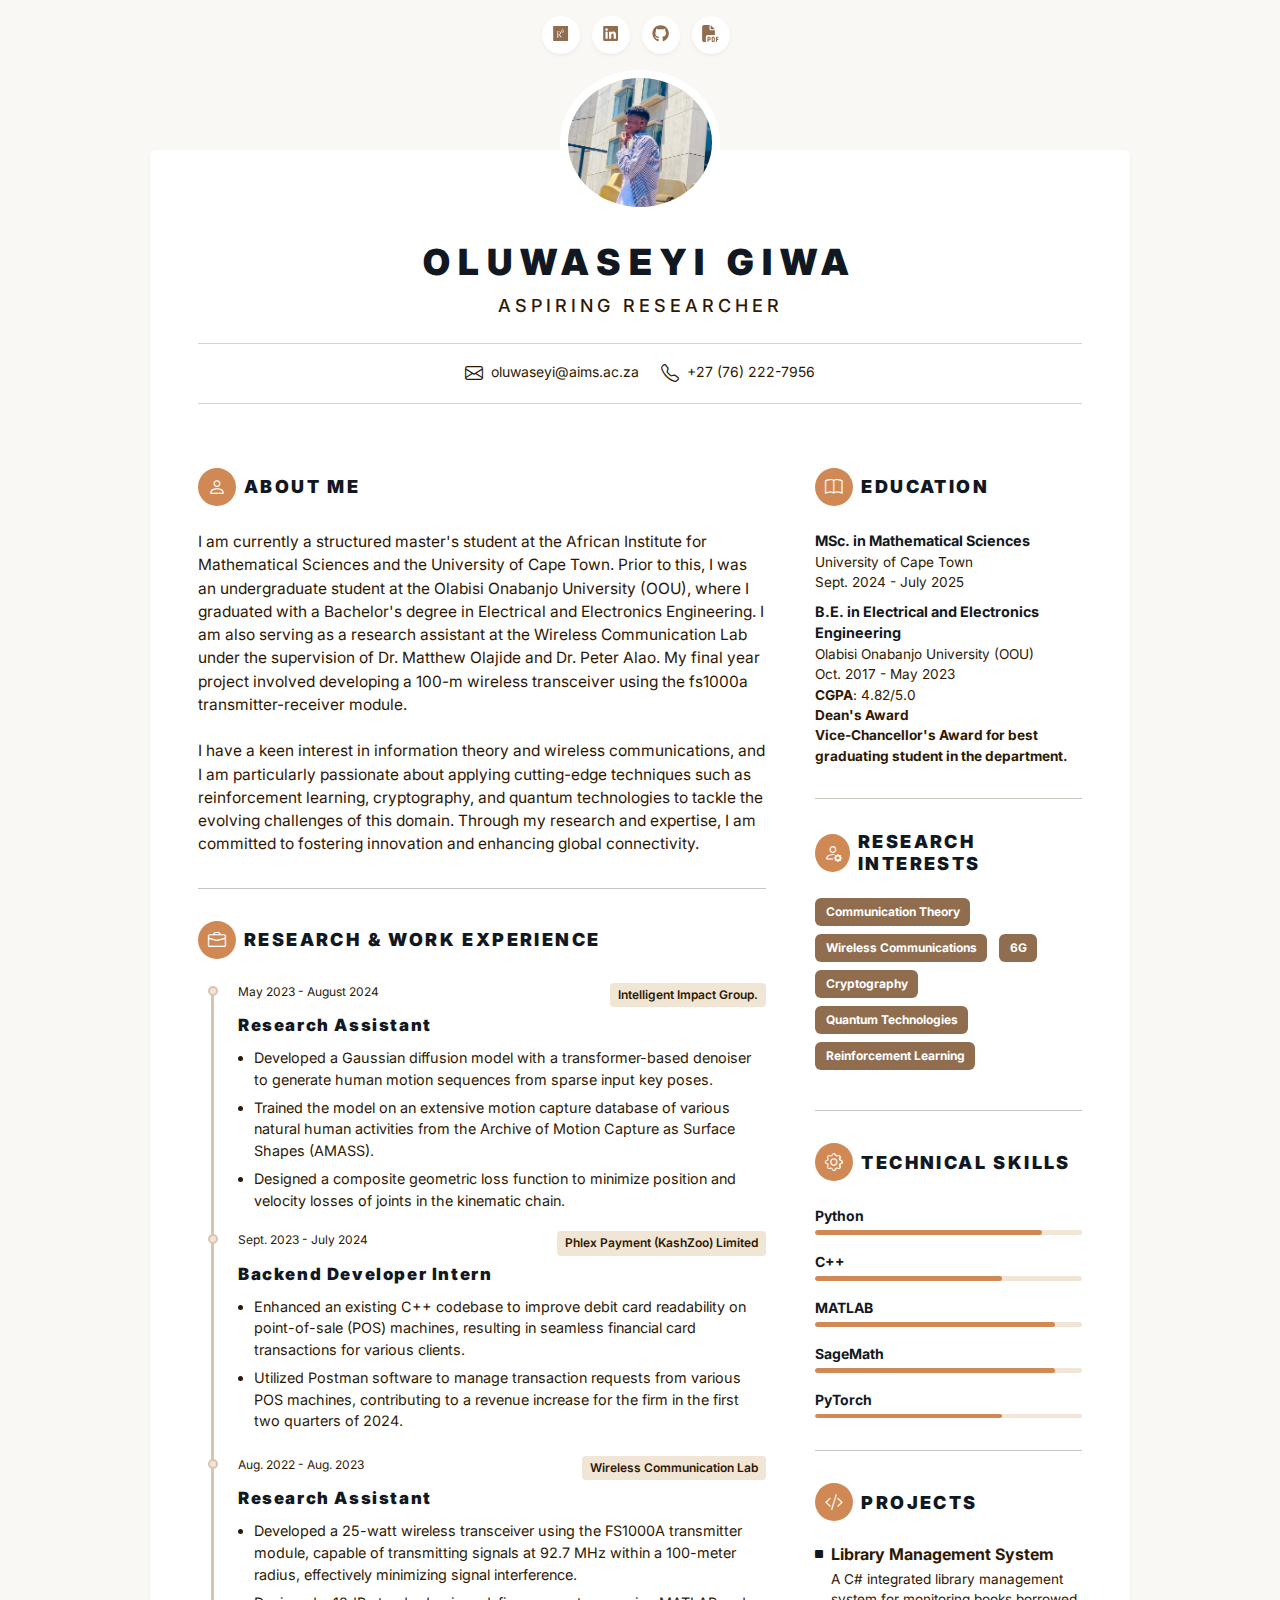
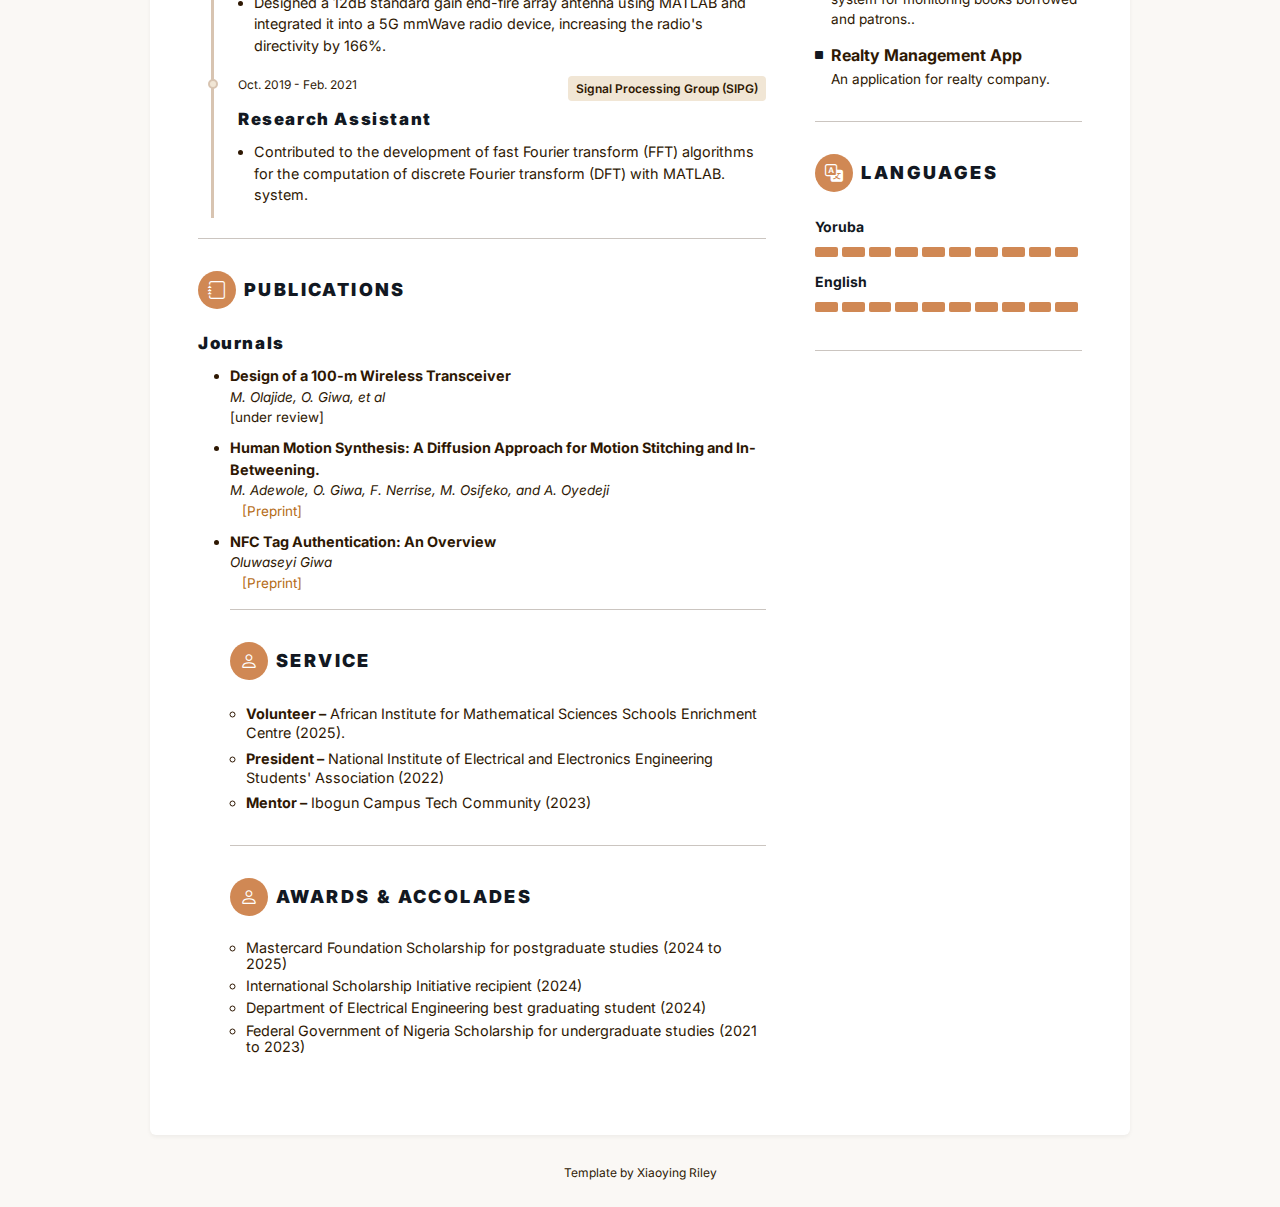
<file: index.html>
<!DOCTYPE html>
<html lang="en">

<head>
	<title>Oluwaseyi Giwa</title>

	<!-- Meta -->
	<meta charset="utf-8">
	<meta http-equiv="X-UA-Compatible" content="IE=edge">
	<meta name="viewport" content="width=device-width, initial-scale=1.0">
	<meta name="description" content="Academic Profile of Oluwaseyi Giwa">
	<meta name="author" content="Oluwaseyi Giwa">
	<link rel="apple-touch-icon" sizes="180x180" href="/apple-touch-icon.png">
	<link rel="icon" type="image/png" sizes="32x32" href="/favicon-32x32.png">
	<link rel="icon" type="image/png" sizes="16x16" href="/favicon-16x16.png">
	<link rel="manifest" href="/site.webmanifest">
	<link rel="shortcut icon" href="favicon.ico">

	<!-- Google Fonts -->
	<link rel="preconnect" href="https://fonts.googleapis.com">
	<link rel="preconnect" href="https://fonts.gstatic.com" crossorigin>
	<link href="https://fonts.googleapis.com/css2?family=Inter:wght@300;400;500;600;700;800;900&display=swap"
		rel="stylesheet">

	<!-- Bootstrpa Icons -->
	<link rel="stylesheet" href="https://cdn.jsdelivr.net/npm/bootstrap-icons@1.10.3/font/bootstrap-icons.css">

	<!-- FontAwesome JS -->
	<script defer src="assets/fontawesome/js/all.js"></script>

	<!-- Theme CSS -->
	<link id="theme-style" rel="stylesheet" href="assets/css/shine.css">

	<!-- Open Graph / Facebook -->
	<meta property="og:type" content="website">
	<meta property="og:url" content="https://oluwaseyiwater.github.io/">
	<meta property="og:title" content="Oluwaseyi Giwa">
	<meta property="og:description" content="Academic Profile of Oluwaseyi Giwa">
	<meta property="og:image" content="https://oluwaseyiwater.github.io/assets/images/oluwaseyi.jpg">

	<!-- Twitter -->
	<meta property="twitter:card" content="summary_large_image">
	<meta property="twitter:url" content="https://oluwaseyiwater.github.io/">
	<meta property="twitter:title" content="Oluwaseyi Giwa">
	<meta property="twitter:description" content="Academic Profile of Oluwaseyi Giwa">
	<meta property="twitter:image" content="https://oluwaseyiwater.github.io/assets/images/oluwaseyi.jpg">
</head>

<style>
	.publication-title {
		text-align: left;
	}

	.publication-info {
		font-size: 13.5px;
		display: flex;
		justify-content: space-between;
		align-items: flex-start;
		flex-wrap: wrap;
	}

	.publication-links {
		white-space: nowrap;
	}

	.subsection-heading {
		font-size: 1.05rem;
		letter-spacing: 0.1rem;
		color: #fff;
		font-weight: 900;
		margin-bottom: 0.75rem;
	}
</style>

<body class="light-mode">

	<div class="container-fluid">

		<div class="main-content-wrapper">
			<div class="container-fluid">
				<div class="top-bar text-center position-relative">
					<div class="top-bar-inner">

						<ul class="social-list list-inline mx-auto">
							<li class="list-inline-item me-0 me-md-1 me-lg-2"><a
									href="https://www.researchgate.net/profile/Oluwaseyi-Giwa-2?ev=hdr_xprf"><i
										class="fa-brands fa-researchgate fa-fw"></i></a></li>
							<li class="list-inline-item me-0 me-md-1 me-lg-2"><a href="https://www.linkedin.com/in/oluwaseyi-giwa-7b9973195/"><i
										class="fa-brands fa-linkedin fa-fw"></i></a></li>
							<li class="list-inline-item me-0 me-md-1 me-lg-2"><a href="https://github.com/OluwaseyiWater/"><i
										class="fa-brands fa-github fa-fw"></i></a>
							</li>
							<!-- insert CV link -->
							<li class="list-inline-item me-0 me-md-1 me-lg-2"><a
									href="https://drive.google.com/drive/folders/1-YvX2XMOZTC7hnLGzOPgwp09xUuGjfG-?usp=drive_link"><i
										class="fa-solid fa-file-pdf fa-fw"></i></a>
							</li>

						</ul><!--//social-list-->

					</div><!--//top-bar-inner-->

				</div><!--//top-bar-->

				<div class="resume-wrapper mx-auto rounded-2">
					<div class="resume-header px-4 px-lg-5">
						<div class="resume-profile-holder text-center">
							<img class="resume-profile-pic rounded-circle" src="assets/images/profile_oluwaseyi.jpg" alt="image">

							<h2 class="resume-name text-uppercase">Oluwaseyi Giwa</h2>
							<div class="resume-role-title text-uppercase">Aspiring Researcher</div>
							<div class="resume-contact mt-4">
								<i class="resume-contact-icon bi bi-envelope me-2"></i>oluwaseyi@aims.ac.za &emsp;
								<i class="resume-contact-icon bi bi-telephone me-2"></i>+27 (76) 222-7956
							</div>
						</div><!--//profile-holder-->
					</div><!--//resume-header-->

					<div class="resume-body p-4 p-lg-5">
						<div class="row">
							<div class="col-main col-12 col-lg-8 pe-lg-4">
								<section class="resume-summary-section resume-section">
									<h3 class="resume-section-heading text-uppercase py-2 py-lg-3 py-2 py-lg-3"><i
											class="resume-section-heading-icon bi bi-person me-2"></i>About Me</h3>
									<div class="resume-summary-desc">
										<p style="font-size:15.5px;">
											I am currently a structured master's student at the African Institute for Mathematical Sciences 
											and the University of Cape Town. Prior to this, I was an
											undergraduate student
											at the Olabisi Onabanjo University (OOU), where I
											graduated with a Bachelor's
											degree in Electrical and Electronics Engineering. I am also serving as a research assistant
											at the Wireless Communication Lab under the supervision of Dr. Matthew Olajide and
											Dr. Peter Alao. My final year
											project involved developing a 100-m wireless transceiver using the fs1000a transmitter-receiver module.<br><br>

											I have a keen interest in information theory and
											wireless communications,
											and I am particularly passionate about applying cutting-edge techniques
											 such as reinforcement learning, cryptography, and quantum technologies to tackle the evolving
											challenges of this domain. Through my research and expertise, I am
											committed to fostering
											innovation and enhancing global connectivity.
										</p>
									</div>
								</section><!--//resume-section-->

								<hr>

								<section class="resume-experience-section resume-section">
									<h3 class="resume-section-heading text-uppercase py-2 py-lg-3 py-3"><i
											class="resume-section-heading-icon bi bi-briefcase me-2"></i>Research & Work
										Experience</h3>
									<div class="resume-timeline position-relative">

										<article class="resume-timeline-item position-relative pb-1">
											<div class="resume-timeline-item-header mb-1">
												<div class="resume-position-meta d-flex justify-content-between mb-2">
													<div class="resume-position-time">May 2023 - August 2024</div>
													<div class="resume-company-name">Intelligent Impact Group.
													</div>
												</div>
												<h3 class="subsection-heading">Research Assistant</h3>
											</div><!--//resume-timeline-item-header-->
											<div class="resume-timeline-item-desc">
												<ul class="resume-timeline-list">
													<li style="font-size:.9em" ;>Developed a Gaussian diffusion
														 model with a transformer-based denoiser to generate
														  human motion sequences from sparse input key poses.
													</li>
			
													<li style="font-size:.9em" ;> Trained the model on an extensive motion capture database of
														 various natural human activities from the Archive of Motion Capture as Surface Shapes (AMASS).
														</li>

														<li style="font-size:.9em" ;> Designed a composite geometric 
															loss function to minimize position and velocity losses of joints in the kinematic chain.
														</li>
													
												</ul>
											</div><!--//resume-timeline-item-desc-->
										</article><!--//resume-timeline-item-->

										<article class="resume-timeline-item position-relative pb-2">
											<div class="resume-timeline-item-header mb-1">
												<div class="resume-position-meta d-flex justify-content-between mb-2">
													<div class="resume-position-time">Sept. 2023 - July 2024</div>
													<div class="resume-company-name">Phlex Payment (KashZoo) Limited</div>
												</div>
												<h3 class="subsection-heading">Backend Developer Intern</h3>
											</div><!--//resume-timeline-item-header-->
											<div class="resume-timeline-item-desc">
												<ul class="resume-timeline-list">
													<li style="font-size:.9em" ;>Enhanced an existing C++ codebase to improve 
														debit card readability on point-of-sale (POS) machines, resulting in  
														seamless financial card transactions for various clients.</li>
													<li style="font-size:.9em" ;>Utilized Postman software to manage transaction 
														requests from various POS machines, contributing to a 
														revenue increase for the firm in the first two quarters of 2024.</li>
													
												</ul>
											</div><!--//resume-timeline-item-desc-->
										</article><!--//resume-timeline-item-->

										<article class="resume-timeline-item position-relative pb-1">
											<div class="resume-timeline-item-header mb-1">
												<div class="resume-position-meta d-flex justify-content-between mb-2">
													<div class="resume-position-time">Aug. 2022 - Aug. 2023</div>
													<div class="resume-company-name">Wireless Communication Lab
													</div>
												</div>
												<h3 class="subsection-heading">Research Assistant</h3>
											</div><!--//resume-timeline-item-header-->
											<div class="resume-timeline-item-desc">
												<ul class="resume-timeline-list">
													<li style="font-size:.9em" ;>Developed a 25-watt wireless transceiver 
														using the FS1000A transmitter module, capable of transmitting signals at  
														92.7 MHz within a 100-meter radius, effectively minimizing signal interference. </li>
													<li style="font-size:.9em" ;>Designed a 12dB standard gain end-fire array
														 antenna using MATLAB and integrated it into a 5G mmWave radio  
														device, increasing the radio's directivity by 166%.</li>
													
												</ul>
											</div><!--//resume-timeline-item-desc-->
										</article><!--//resume-timeline-item-->

										<article class="resume-timeline-item position-relative pb-0">
											<div class="resume-timeline-item-header mb-1">
												<div class="resume-position-meta d-flex justify-content-between mb-2">
													<div class="resume-position-time">Oct. 2019 - Feb. 2021</div>
													<div class="resume-company-name">Signal Processing Group (SIPG)</div>
												</div>
												<h3 class="subsection-heading">Research Assistant</h3>
											</div><!--//resume-timeline-item-header-->
											<div class="resume-timeline-item-desc">
												<ul class="resume-timeline-list">
													<li style="font-size:.9em" ;>Contributed to the development of fast Fourier 
														transform (FFT) algorithms for the computation of discrete Fourier
														 transform (DFT) with MATLAB.
														system.</li>
												
												</ul>
											</div><!--//resume-timeline-item-desc-->
										</article><!--//resume-timeline-item-->

									</div><!--//resume-timeline-->
								</section><!--//resume-experience-section-->

								<hr>

								<section class="resume-experience-section resume-section">
									<h3 class="resume-section-heading text-uppercase py-2 py-lg-3 py-3">
										<i class="resume-section-heading-icon bi bi-journal me-2"></i>Publications
									</h3>

									<!-- Journals -->
									<h4 class="subsection-heading">Journals</h4>
									<ul class="resume-publication-list">
										<li style="font-size:.9em;">
											<div class="publication-title"><b>Design of a 100-m Wireless Transceiver</b>
											</div>
											<div class="publication-info">
												<div>
													<em>M. Olajide, O. Giwa, et al</em><br>
													<!-- Submitted to
													<b>IEEE Wireless Communications</b> --> [under review] 
												</div>
											</div>
										</li>
										<div style="height: 10px;"></div>

										<li style="font-size:.9em;">
											<div class="publication-title"><b>Human Motion Synthesis: A Diffusion
												Approach for Motion Stitching and In-Betweening.
											</b></div>
											<div class="publication-info">
												<div>
													<em>M. Adewole, O. Giwa, F. Nerrise, M. Osifeko, 
														and A. Oyedeji</em><br> &nbsp;&nbsp;
														<a href="papers/Human_Motion_Synthesis_A_Diffusion_Approach_for_Motion_Stitching_and_In-Betweening.pdf"
															style="color: rgb(181, 108, 24);" target="_blank">[Preprint]</a>
												</div>
											</div>
										</li>
										<div style="height: 10px;"></div>

										<li style="font-size:.9em;">
											<div class="publication-title"><b>NFC Tag Authentication: An Overview</b></div>
											<div class="publication-info">
												<div>
													<em>Oluwaseyi Giwa</em><br>
													 &nbsp;&nbsp;
													<a href="papers/NFC_Tag_Authentication__An_Overview.pdf"
														style="color: rgb(181, 108, 24);" target="_blank">[Preprint]</a>
												</div>
											</div>
										</li>

								<hr>

								<section class="resume-summary-section resume-section">
									<h3 class="resume-section-heading text-uppercase py-2 py-lg-3 py-2 py-lg-3">
										<i class="resume-section-heading-icon bi bi-person me-2"></i>Service
									</h3>
									<div class="resume-summary-desc" style="line-height:120%;">
										<ul class="resume-timeline-list">
											<li style="font-size:.9em"><b>Volunteer –</b> African Institute for Mathematical Sciences Schools Enrichment
												 Centre (2025).</li>
											<li style="font-size:.9em"><b>President –</b> National Institute of Electrical and Electronics Engineering
												 Students' Association (2022)</li>
											<li style="font-size:.9em"><b>Mentor –</b> Ibogun Campus Tech Community (2023)</li>
										</ul>
									</div>
								</section><!--//resume-section-->

								<hr>

								<section class="resume-summary-section resume-section">
									<h3 class="resume-section-heading text-uppercase py-2 py-lg-3 py-2 py-lg-3"><i
											class="resume-section-heading-icon bi bi-person me-2"></i>Awards & Accolades
									</h3>
									<div class="resume-summary-desc" style="line-height:100%;">
										<ul class="resume-timeline-list">
											<li style="font-size:.9em" ;> Mastercard Foundation Scholarship for postgraduate studies (2024 to
												2025)</li>
											<li style="font-size:.9em" ;> International Scholarship Initiative recipient (2024)</li>
											<li style="font-size:.9em" ;> Department of Electrical Engineering best graduating student (2024)</li>
											<li style="font-size:.9em" ;> Federal Government of Nigeria Scholarship for undergraduate studies (2021 to 2023)</li>
										</ul>
									</div>
								</section><!--//resume-section-->
							</div>


							<div class="col-12 col-lg-4 ps-lg-4">
								<section class="resume-educate-section resume-section">
									<h3 class="resume-section-heading text-uppercase py-2 py-lg-3 py-3"><i
											class="resume-section-heading-icon bi bi-book me-2"></i>Education</h3>
									<ul class="list-unstyled">
										<li class="mb-2">
											<div class="resume-degree font-weight-bold">MSc. in Mathematical Sciences
											</div>
											<div class="resume-degree-org">University of Cape Town</div>
											<div class="resume-degree-time">Sept. 2024 - July 2025</div>
											<!-- <div class="resume-degree-time"><strong>CGPA</strong>: 3.97/4.00</div> -->
											<!--<div class="resume-degree-time"><strong>Rector's Gold Medalist</strong>
											</div>
											<div class="resume-degree-time"><strong>Chancellor's Silver
													Medalist</strong></div> -->
										</li>
										<li class="mb-2">
											<div class="resume-degree font-weight-bold">B.E. in Electrical and Electronics Engineering
											</div>
											<div class="resume-degree-org">Olabisi Onabanjo University
												(OOU)</div>
											<div class="resume-degree-time">Oct. 2017 - May 2023</div>
											<div class="resume-degree-time"><strong>CGPA</strong>: 4.82/5.0</div>
											<div class="resume-degree-time"><strong>Dean's Award</strong>
											</div>
											<div class="resume-degree-time"><strong>Vice-Chancellor's Award for best
												graduating student in the department.
											</strong></div>
										</li>
							
									</ul>
								</section><!--//resume-section-->

								<hr>

								<section class="resume-skills-section resume-section">
									<h3 class="resume-section-heading text-uppercase py-2 py-lg-3 py-3"><i
											class="resume-section-heading-icon bi bi-person-gear me-2"></i>Research
										Interests</h3>
									<ul class="list-inline">
										<li class="list-inline-item"><span class="badge resume-skill-badge">Communication Theory</span></li>
										<li class="list-inline-item"><span class="badge resume-skill-badge">Wireless
												Communications</span></li>
										<li class="list-inline-item"><span class="badge resume-skill-badge">6G</span>
										</li>
										<li class="list-inline-item"><span class="badge resume-skill-badge">Cryptography</span></li>
										<li class="list-inline-item"><span class="badge resume-skill-badge">Quantum Technologies
												</span></li>
										<li class="list-inline-item"><span class="badge resume-skill-badge">Reinforcement Learning</span>
										</li>
									</ul>
								</section><!--//resume-section-->

								<hr>

								<section class="resume-skills-section resume-section">
									<h3 class="resume-section-heading text-uppercase py-2 py-lg-3 py-3"><i
											class="resume-section-heading-icon bi bi-gear me-2"></i>Technical
										Skills
									</h3>

									<ul class="list-unstyled">
										<li class="mb-2">
											<div class="resume-skill-name">Python</div>
											<div class="progress resume-progress" role="progressbar" aria-label="Basic example"
												aria-valuenow="95" aria-valuemin="0" aria-valuemax="100">
												<div class="progress-bar resume-progress-bar" style="width: 85%">
												</div>
											</div>
										</li>
										<li class="mb-2">
											<div class="resume-skill-name">C++</div>
											<div class="progress resume-progress" role="progressbar" aria-label="Basic example"
												aria-valuenow="87" aria-valuemin="0" aria-valuemax="100">
												<div class="progress-bar resume-progress-bar" style="width: 70%">
												</div>
											</div>
										</li>
										<li class="mb-2">
											<div class="resume-skill-name">MATLAB</div>
											<div class="progress resume-progress" role="progressbar" aria-label="Basic example"
												aria-valuenow="87" aria-valuemin="0" aria-valuemax="100">
												<div class="progress-bar resume-progress-bar" style="width: 90%">
												</div>
											</div>
										</li>
										<li class="mb-2">
											<div class="resume-skill-name">SageMath</div>
											<div class="progress resume-progress" role="progressbar" aria-label="Basic example"
												aria-valuenow="90" aria-valuemin="0" aria-valuemax="100">
												<div class="progress-bar resume-progress-bar" style="width: 90%">
												</div>
											</div>
										</li>
										<li class="mb-2">
											<div class="resume-skill-name">PyTorch</div>
											<div class="progress resume-progress" role="progressbar" aria-label="Basic example"
												aria-valuenow="90" aria-valuemin="0" aria-valuemax="100">
												<div class="progress-bar resume-progress-bar" style="width: 70%">
												</div>
											</div>
										</li>
										<!-- <li class="mb-2">
											<div class="resume-skill-name">JAX</div>
											<div class="progress resume-progress" role="progressbar" aria-label="Basic example"
												aria-valuenow="90" aria-valuemin="0" aria-valuemax="100">
												<div class="progress-bar resume-progress-bar" style="width: 90%">
												</div>
											</div>
										</li>
										<li class="mb-2">
											<div class="resume-skill-name">RLlib</div>
											<div class="progress resume-progress" role="progressbar" aria-label="Basic example"
												aria-valuenow="77" aria-valuemin="0" aria-valuemax="100">
												<div class="progress-bar resume-progress-bar" style="width: 86%">
												</div>
											</div>
										</li>
										<li class="mb-2">
											<div class="resume-skill-name">TorchRL</div>
											<div class="progress resume-progress" role="progressbar" aria-label="Basic example"
												aria-valuenow="77" aria-valuemin="0" aria-valuemax="100">
												<div class="progress-bar resume-progress-bar" style="width: 85%">
												</div>
											</div>
										</li>
										<li class="mb-2">
											<div class="resume-skill-name">LangChain</div>
											<div class="progress resume-progress" role="progressbar" aria-label="Basic example"
												aria-valuenow="77" aria-valuemin="0" aria-valuemax="100">
												<div class="progress-bar resume-progress-bar" style="width: 83%">
												</div>
											</div>
										</li> -->

									</ul>

								</section><!--//resume-section-->

								<hr>

								<!-- <section class="resume-educate-section resume-section">
									<h3 class="resume-section-heading text-uppercase py-2 py-lg-3 py-3"><i
											class="resume-section-heading-icon bi bi-pencil-square me-2"></i>Reviews
									</h3>
									<div class="resume-timeline-item-desc">
										<ul class="resume-timeline-list">
											<li style="font-size:.88em" ;>ICDAR 2023</li>
											<li style="font-size:.88em" ;>IEEE GLOBECOM 2023</li>
										</ul>
									</div>

									<hr> -->

								<section class="resume-projects-section resume-section">
									<h3 class="resume-section-heading text-uppercase py-2 py-lg-3 py-3"><i
											class="resume-section-heading-icon bi bi-code-slash me-2"></i>Projects
									</h3>
									<div class="item">
										<h4 class="item-heading"><i class="item-icon bi bi-square-fill me-2"></i><a
												href="https://github.com/OluwaseyiWater/Library-Manag">Library Management System</a></h4>
										<div class="item-desc">
											A C# integrated library management system for monitoring books borrowed and patrons..
										</div>
									</div>
									<div class="item">
										<h4 class="item-heading"><i class="item-icon bi bi-square-fill me-2"></i><a
												href="https://github.com/OluwaseyiWater/Okay-Realty">Realty Management App</a></h4>
										<div class="item-desc">
											An application for realty company.
										</div>
									</div>
									<!-- <div class="item">
										<h4 class="item-heading"><i class="item-icon bi bi-square-fill me-2"></i><a
												href="https://github.com/muhd-umer/aecc">AeCC</a></h4>
										<div class="item-desc">
											Image compression, transmission, and
											denoising through Vision Transformer (ViT) based autoencoder.
										</div>
									</div>
									<div class="item">
										<h4 class="item-heading"><i class="item-icon bi bi-square-fill me-2"></i><a
												href="https://github.com/muhd-umer/rl-wireless">RL-Wireless</a></h4>
										<div class="item-desc">
											Reinforcement learning based resource allocation for wireless networks.
										</div>
									</div>
									<div class="item">
										<h4 class="item-heading"><i class="item-icon bi bi-square-fill me-2"></i><a
												href="https://github.com/muhd-umer/deep-suppressor">Deep-Suppressor</a>
										</h4>
										<div class="item-desc">
											Denoising of speech signals using fourier transforms and deep learning.
										</div>
									</div>
									<div class="item">
										<h4 class="item-heading"><i class="item-icon bi bi-square-fill me-2"></i><a
												href="https://github.com/muhd-umer/pyramidtabnet">PyramidTabNet</a></h4>
										<div class="item-desc">
											Transformer-based table recognition in image-based documents.
										</div>
									</div> -->

								</section>

								<hr>

								<section class="resume-lang-section resume-section">
									<h3 class="resume-section-heading text-uppercase py-2 py-lg-3 py-3"><i
											class="resume-section-heading-icon bi bi-translate me-2"></i>Languages
									</h3>
									<ul class="list-unstyled resume-lang-list">
										<li class="mb-2">
											<div class="resume-lang-name">Yoruba</div>
											<div class="resume-level-indicator row gx-0 flex-nowrap">
												<div class="col"><span class="item item-full"></span></div>
												<div class="col"><span class="item item-full"></span></div>
												<div class="col"><span class="item item-full"></span></div>
												<div class="col"><span class="item item-full"></span></div>
												<div class="col"><span class="item item-full"></span></div>
												<div class="col"><span class="item item-full"></span></div>
												<div class="col"><span class="item item-full"></span></div>
												<div class="col"><span class="item item-full"></span></div>
												<div class="col"><span class="item item-full"></span></div>
												<div class="col"><span class="item item-full"></span></div>
											</div><!--//resume-level-indicator-->
										</li>
										<li class="mb-2">
											<div class="resume-lang-name">English</div>
											<div class="resume-level-indicator row gx-0 flex-nowrap">
												<div class="col"><span class="item item-full"></span></div>
												<div class="col"><span class="item item-full"></span></div>
												<div class="col"><span class="item item-full"></span></div>
												<div class="col"><span class="item item-full"></span></div>
												<div class="col"><span class="item item-full"></span></div>
												<div class="col"><span class="item item-full"></span></div>
												<div class="col"><span class="item item-full"></span></div>
												<div class="col"><span class="item item-full"></span></div>
												<div class="col"><span class="item item-full"></span></div>
												<div class="col"><span class="item item-full"></span></div>
											</div><!--//resume-level-indicator-->
										</li>
									</ul>
								</section>

								<hr>


							</div><!--//col-side-->
						</div><!--//row-->
					</div><!--//resume-body-->
				</div><!--//resume-wrapper-->
			</div><!--//container-fluid-->
		</div><!--//main-content-wrapper-->


	</div><!--//row-->

	</div><!--//container-->

	<footer class="footer text-center py-4">
		<!--/* This template is free as long as you keep the footer attribution link. If you'd like to use the template without the attribution link, you can buy the commercial license via our website: themes.3rdwavemedia.com Thank you for your support. :) */-->
		<small class="copyright">Template by <a href="http://themes.3rdwavemedia.com/" target="_blank">Xiaoying
				Riley</a></a></small>
	</footer>

</body>
</file>
